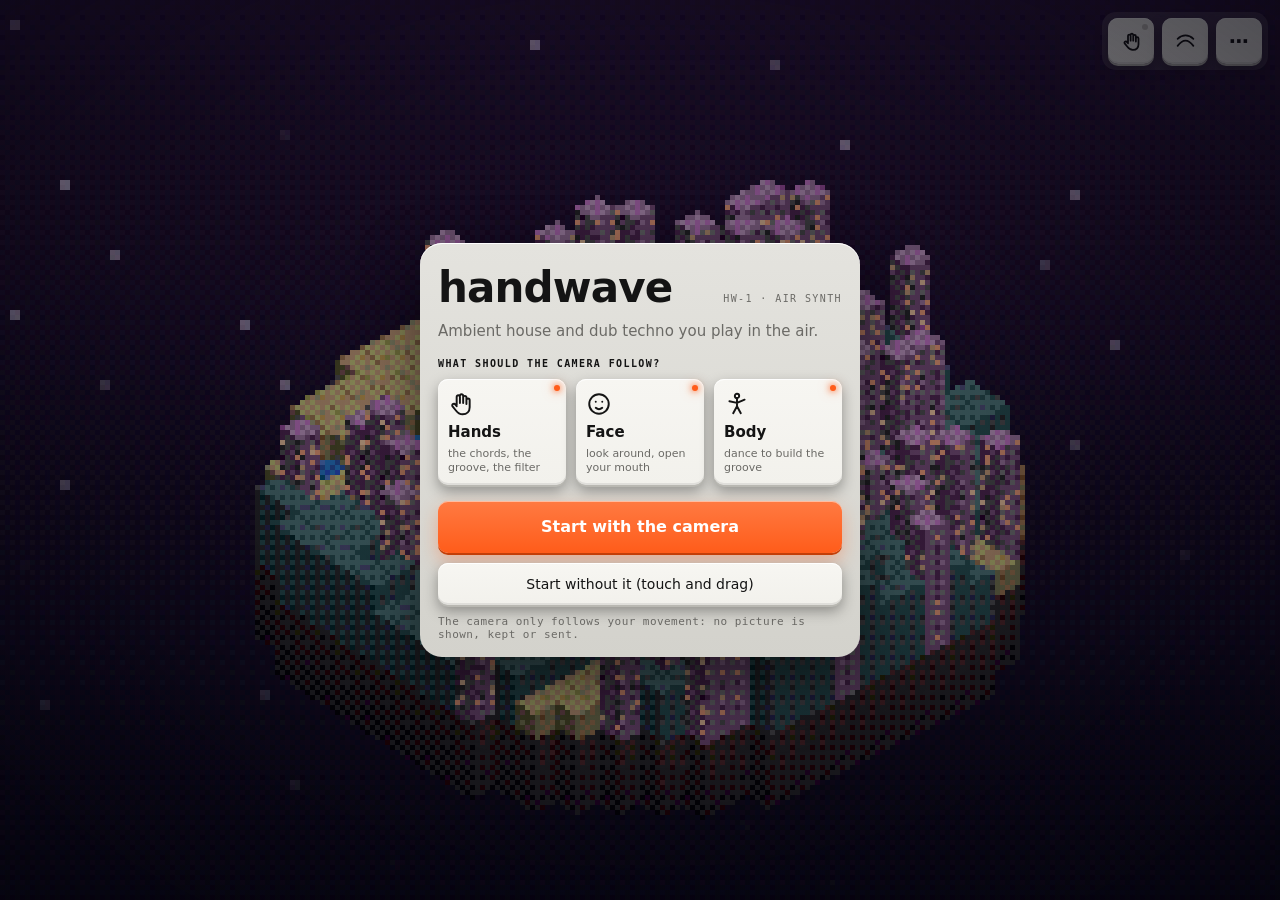
<file: tools/handwave/index.html>
<!doctype html>
<!-- SPDX-License-Identifier: GPL-3.0-only -->
<html lang="en">
<head>
<meta charset="utf-8">
<meta name="viewport" content="width=device-width, initial-scale=1, viewport-fit=cover, user-scalable=no">
<title>Handwave</title>
<meta name="description" content="Ambient house and dub techno you play with your hands, your face and your body in the air, flying over Drift's hills as you go.">
<meta name="theme-color" content="#04030c">
<meta name="hw-build" content="dev">
<link rel="icon" href="icon.svg" type="image/svg+xml">
<link rel="stylesheet" href="handwave.css">
</head>
<body>
<main class="app" id="app">
  <canvas id="sky" aria-hidden="true"></canvas>
  <canvas id="hands" aria-hidden="true"></canvas>
  <video id="cam" playsinline muted hidden></video>

  <div class="tools">
    <button type="button" class="tool tool--hands key" id="handsBtn" aria-pressed="false" aria-label="Camera: play in the air" title="Play in the air with the camera (it only follows your movement: no picture is shown or kept)"><svg viewBox="0 0 24 24" width="22" height="22" aria-hidden="true"><path fill="none" stroke="currentColor" stroke-width="2" stroke-linecap="round" stroke-linejoin="round" d="M8 13V5.5a1.5 1.5 0 0 1 3 0V11m0-6.5a1.5 1.5 0 0 1 3 0V11m0-5a1.5 1.5 0 0 1 3 0V12m0-3.5a1.5 1.5 0 0 1 3 0V15c0 4-2.5 6.5-6.5 6.5-3 0-4.6-1.3-6.2-3.5L4.2 14.2a1.5 1.5 0 0 1 2.4-1.8L8 14"/></svg></button>
    <button type="button" class="tool key" id="sceneBtn" aria-label="Next scene" title="Next scene"><svg viewBox="0 0 24 24" width="22" height="22" aria-hidden="true"><path fill="none" stroke="currentColor" stroke-width="2" stroke-linecap="round" stroke-linejoin="round" d="M3 17c3-4 5-6 9-6s6 2 9 6M3 9c3-3 6-4 9-4s6 1 9 4"/></svg></button>
    <button type="button" class="tool key" id="menuBtn" aria-haspopup="dialog" aria-label="Menu"><b aria-hidden="true">&#8943;</b></button>
  </div>
  <p class="hint" id="hint" aria-live="polite"></p>
  <div class="strip" id="strip" aria-hidden="true" hidden>
    <div class="lcd"><div class="lcd__top"><b id="lcdBpm">120 BPM</b><span id="lcdMood">NIGHT</span></div><canvas id="scope"></canvas>
      <div class="lcd__dots"><span><i id="dotHands"></i>hand</span><span><i id="dotFace"></i>face</span><span><i id="dotBody"></i>body</span></div></div>
    <div class="dials">
      <div class="dial" data-c="blue" style="--c:var(--blue)" id="dPitch"><svg viewBox="-30 -30 60 60" aria-hidden="true"><path class="ring" d="M -16.97 16.97 A 24 24 0 1 1 16.97 16.97" pathLength="100"/><path class="val" d="M -16.97 16.97 A 24 24 0 1 1 16.97 16.97" pathLength="100" stroke-dasharray="0 100"/><circle class="cap" r="16"/><line class="tick" x1="5" y1="0" x2="12" y2="0"/></svg><span class="label">pitch</span><span class="num">00</span></div>
      <div class="dial" data-c="green" style="--c:var(--green)" id="dSwell"><svg viewBox="-30 -30 60 60" aria-hidden="true"><path class="ring" d="M -16.97 16.97 A 24 24 0 1 1 16.97 16.97" pathLength="100"/><path class="val" d="M -16.97 16.97 A 24 24 0 1 1 16.97 16.97" pathLength="100" stroke-dasharray="0 100"/><circle class="cap" r="16"/><line class="tick" x1="5" y1="0" x2="12" y2="0"/></svg><span class="label">swell</span><span class="num">00</span></div>
      <div class="dial" data-c="white" style="--c:var(--white)" id="dGroove"><svg viewBox="-30 -30 60 60" aria-hidden="true"><path class="ring" d="M -16.97 16.97 A 24 24 0 1 1 16.97 16.97" pathLength="100"/><path class="val" d="M -16.97 16.97 A 24 24 0 1 1 16.97 16.97" pathLength="100" stroke-dasharray="0 100"/><circle class="cap" r="16"/><line class="tick" x1="5" y1="0" x2="12" y2="0"/></svg><span class="label">groove</span><span class="num">00</span></div>
      <div class="dial" data-c="orange" style="--c:var(--orange)" id="dFilter"><svg viewBox="-30 -30 60 60" aria-hidden="true"><path class="ring" d="M -16.97 16.97 A 24 24 0 1 1 16.97 16.97" pathLength="100"/><path class="val" d="M -16.97 16.97 A 24 24 0 1 1 16.97 16.97" pathLength="100" stroke-dasharray="0 100"/><circle class="cap" r="16"/><line class="tick" x1="5" y1="0" x2="12" y2="0"/></svg><span class="label">filter</span><span class="num">00</span></div>
    </div>
  </div>

  <div class="start" id="start" role="dialog" aria-labelledby="startTitle">
    <div class="start__box">
      <div class="start__head"><b id="startTitle">handwave</b><span>HW-1 · AIR SYNTH</span></div>
      <p>Ambient house and dub techno you play in the air.</p>
      <h2 class="label">What should the camera follow?</h2>
      <div class="follow">
        <button type="button" class="key" data-follow="hands"><svg viewBox="0 0 24 24" width="30" height="30" aria-hidden="true"><path fill="none" stroke="currentColor" stroke-width="1.8" stroke-linecap="round" stroke-linejoin="round" d="M8 13V5.5a1.5 1.5 0 0 1 3 0V11m0-6.5a1.5 1.5 0 0 1 3 0V11m0-5a1.5 1.5 0 0 1 3 0V12m0-3.5a1.5 1.5 0 0 1 3 0V15c0 4-2.5 6.5-6.5 6.5-3 0-4.6-1.3-6.2-3.5L4.2 14.2a1.5 1.5 0 0 1 2.4-1.8L8 14"/></svg><b>Hands</b><small>the chords, the groove, the filter</small></button>
        <button type="button" class="key" data-follow="face"><svg viewBox="0 0 24 24" width="30" height="30" aria-hidden="true"><g fill="none" stroke="currentColor" stroke-width="1.8" stroke-linecap="round"><circle cx="12" cy="12" r="9"/><path d="M9 10h.01M15 10h.01"/><path d="M9 15.5c1.8 1.6 4.2 1.6 6 0"/></g></svg><b>Face</b><small>look around, open your mouth</small></button>
        <button type="button" class="key" data-follow="body"><svg viewBox="0 0 24 24" width="30" height="30" aria-hidden="true"><g fill="none" stroke="currentColor" stroke-width="1.8" stroke-linecap="round" stroke-linejoin="round"><circle cx="12" cy="4.5" r="2"/><path d="M12 7v7M12 14l-3.5 6.5M12 14l3.5 6.5M5 9.5l7 1.5 7-3"/></g></svg><b>Body</b><small>dance to build the groove</small></button>
      </div>
      <button type="button" class="key start__go" id="startCam">Start with the camera</button>
      <button type="button" class="key start__alt" id="startTouch">Start without it (touch and drag)</button>
      <small class="start__note">The camera only follows your movement: no picture is shown, kept or sent.</small>
    </div>
  </div>
</main>

<div class="toast" id="toast" role="status" hidden></div>

<dialog class="sheet" id="menuSheet" aria-labelledby="menuTitle">
  <h2 id="menuTitle">Handwave</h2>
  <h3>Scene</h3>
  <div class="seg" data-set="scene"><button type="button" class="key" data-v="iso">Iso</button><button type="button" class="key" data-v="sky">Sky</button><button type="button" class="key" data-v="aurora">Aurora</button><button type="button" class="key" data-v="nebula">Nebula</button></div>
  <h3>The camera follows</h3>
  <div class="seg"><button type="button" class="key" id="handsFollow" aria-pressed="true">Hands</button><button type="button" class="key" id="faceFollow" aria-pressed="true">Face</button><button type="button" class="key" id="bodyFollow" aria-pressed="true">Body</button></div>
  <h3>Mood</h3>
  <div class="seg" data-set="mood"><button type="button" class="key" data-v="night">Night 120</button><button type="button" class="key" data-v="dawn">Dawn 124</button><button type="button" class="key" data-v="dream">Dream 116</button></div>
  <label class="knob"><span>Volume</span><input type="range" id="vol" min="0" max="1" step="0.01"></label>
  <div class="row"><button type="button" class="key" id="helpBtn">How to play</button><button type="button" class="key" id="pauseBtn">Pause</button><button type="button" class="key" id="dialsBtn" aria-pressed="true">Dials</button></div>
  <p class="sheet__hint">Handwave runs in the browser. The camera only follows your movement: your hands, face and body are tracked on this device (MediaPipe, loaded the first time), and no picture is shown, kept or sent. Part of CoralFlower.</p>
  <form method="dialog"><button class="key sheet__done">Done</button></form>
</dialog>

<dialog class="sheet" id="helpSheet" aria-labelledby="helpTitle">
  <h2 id="helpTitle">How to play</h2>
  <p class="sheet__hint">It plays by itself: ambient house, dub techno. You shape it, and steer the flight.</p>
  <dl class="map">
    <dt>Right hand</dt>
    <dd><b>Across</b> moves through the chords, and turns the sky</dd>
    <dd><b>Up and down</b> lower and darker, or higher and brighter</dd>
    <dd><b>Nearer the camera</b> swells it, with an arpeggio</dd>
    <dt>Left hand</dt>
    <dd><b>Across</b> builds the groove: from no beat to the full beat</dd>
    <dd><b>Up and down</b> the space: dry, or a deep dub echo</dd>
    <dd><b>Nearer the camera</b> opens the filter</dd>
    <dt>Face</dt>
    <dd><b>Turn your head</b> to look around; <b>tilt</b> it to bank; <b>open your mouth</b> to open the sound up</dd>
    <dt>Body</dt>
    <dd><b>Dance</b> and the groove builds; <b>lean</b> to turn; <b>arms wide</b> for space</dd>
  </dl>
  <p class="sheet__hint">No camera? Touch and drag: one finger is your right hand (hold it longer to come nearer), a second finger your left.</p>
  <form method="dialog"><button class="key sheet__done">Play</button></form>
</dialog>

<script src="theory.js"></script>
<script src="handwave.js"></script>
</body>
</html>
</file>
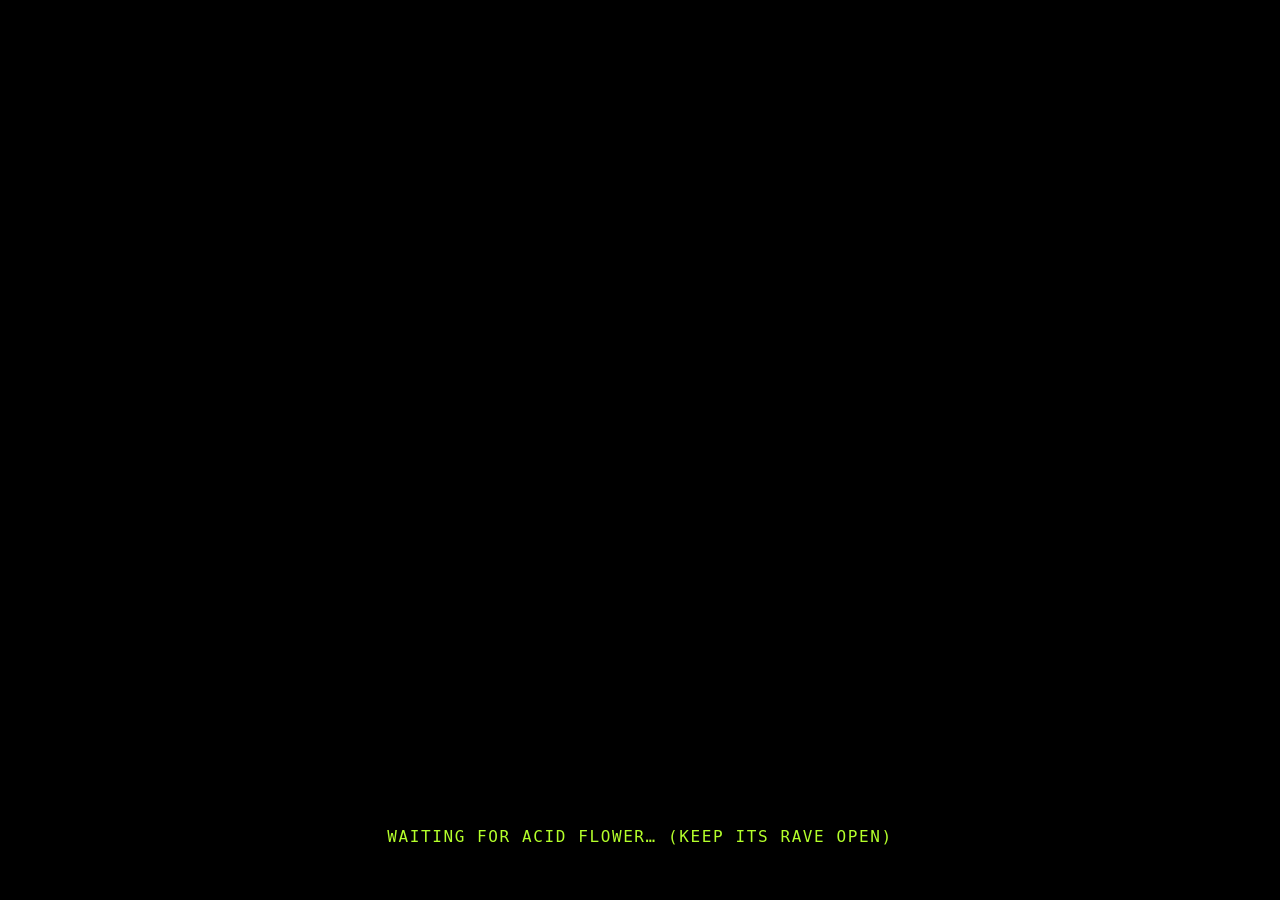
<file: tools/acid/vj.html>
<!doctype html>
<!-- SPDX-License-Identifier: GPL-3.0-only -->
<!-- Acid Flower's second screen: the rave, for a projector or a TV. acid.js sends every frame over a BroadcastChannel;
     this window only shows them, big, with its pixels crisp. Tap for full screen; double-tap to fill or fit. -->
<html lang="en">
<head>
<meta charset="utf-8">
<meta name="viewport" content="width=device-width, initial-scale=1, viewport-fit=cover">
<title>Acid Flower: the screen</title>
<meta name="theme-color" content="#000000">
<link rel="icon" href="icon.svg" type="image/svg+xml">
<style>
  :root { color-scheme: dark; }
  html, body { margin: 0; height: 100%; background: #000; overflow: hidden; cursor: none; }
  body { display: grid; place-items: center; }
  canvas { width: 100vw; height: 100vh; object-fit: contain; image-rendering: pixelated; image-rendering: crisp-edges; }
  body.fill canvas { object-fit: cover; }
  p { position: fixed; inset: auto 0 6vh; margin: 0; text-align: center; font: 16px ui-monospace, Menlo, monospace; color: #B4FF2B; letter-spacing: .1em; }
  p[hidden] { display: none; }
</style>
</head>
<body class="fill">
<canvas id="c" width="240" height="150"></canvas>
<p id="hint">WAITING FOR ACID FLOWER&#8230; (KEEP ITS RAVE OPEN)</p>
<script>
"use strict";
(() => {
  const cv = document.getElementById("c"), g = cv.getContext("2d"), hint = document.getElementById("hint");
  const bc = new BroadcastChannel("acid-flower-vj");
  let img = null, last = 0;
  bc.onmessage = (e) => {
    const m = e.data;
    if (!m || !m.d) return;
    if (cv.width !== m.w || cv.height !== m.h) { cv.width = m.w; cv.height = m.h; img = null; cv.style.imageRendering = m.w > 600 ? "auto" : ""; }   // (the 3D scenes come big and smooth)
    if (!img) img = g.createImageData(m.w, m.h);
    img.data.set(m.d); g.putImageData(img, 0, 0);
    last = performance.now(); hint.hidden = true;
  };
  setInterval(() => { bc.postMessage({ hello: 1 }); if (performance.now() - last > 2500) hint.hidden = false; }, 1000);
  bc.postMessage({ hello: 1 });
  addEventListener("beforeunload", () => bc.postMessage({ bye: 1 }));
  let tapT = 0;
  addEventListener("pointerup", () => {
    const now = performance.now();
    if (now - tapT < 350) { document.body.classList.toggle("fill"); tapT = 0; return; }
    tapT = now;
    const d = document.documentElement;
    if (!document.fullscreenElement && d.requestFullscreen) d.requestFullscreen().catch(() => {});
  });
})();
</script>
</body>
</html>
</file>
<file: tools/handwave/handwave.css>
/* SPDX-License-Identifier: GPL-3.0-only */
/* Handwave: the sky, the whole screen; over it, a small piece of hardware: light grey keys with an orange light when on,
   small labels in capitals, a black display, four coloured dials (blue, green, white, orange) that turn as you move.
   Phones, tablets, desktops, foldables. */
:root {
  --bg: #04030c; --text: #f3ecff; --muted: #b5a8d8;
  --case: #e4e3de; --case2: #d3d2cc; --key: #f2f1ec; --ink: #141414; --ink2: #6b6a66; --lcd: #0b0c0b; --lcd-ink: #e9f2e4;
  --blue: #2f6bff; --green: #1fb35a; --white: #fbfbf8; --orange: #ff5c1a;
  --cyan: #2bf0ff; --violet: #b48cff;
  --font: "Helvetica Neue", "Inter", system-ui, -apple-system, "Segoe UI", Roboto, sans-serif;
  --mono: ui-monospace, "SF Mono", "JetBrains Mono", Menlo, Consolas, monospace;
  color-scheme: dark;
}
* { box-sizing: border-box; }
html, body { margin: 0; height: 100%; background: var(--bg); color: var(--text); font-family: var(--font); overflow: hidden;
  -webkit-tap-highlight-color: transparent; -webkit-user-select: none; user-select: none; touch-action: none; }
button { font: inherit; color: inherit; cursor: pointer; }
.app { position: fixed; inset: 0; }
#sky, #hands { position: absolute; inset: 0; width: 100%; height: 100%; display: block; }
.pixel #sky, .pixel #hands { image-rendering: pixelated; image-rendering: crisp-edges; }

/* a key: light grey, square-ish, a soft edge below; a little orange light when it's on */
.key { position: relative; border: 0; border-radius: 10px; background: linear-gradient(#f7f6f2, var(--key)); color: var(--ink);
  box-shadow: 0 1px 0 #fff inset, 0 -2px 0 rgba(0, 0, 0, .08) inset, 0 2px 0 #b9b8b2, 0 6px 14px rgba(0, 0, 0, .35); }
.key:active { transform: translateY(1px); box-shadow: 0 1px 0 #fff inset, 0 1px 0 #b9b8b2, 0 3px 8px rgba(0, 0, 0, .3); }
.key::after { content: ""; position: absolute; top: 6px; right: 6px; width: 6px; height: 6px; border-radius: 50%; background: #c9c8c2; }
.key[aria-pressed="true"]::after { background: var(--orange); box-shadow: 0 0 6px var(--orange), 0 0 12px rgba(255, 92, 26, .6); }
.label { font-family: var(--mono); font-size: 10px; letter-spacing: .14em; text-transform: uppercase; }

/* the keys up top */
.tools { position: absolute; top: calc(12px + env(safe-area-inset-top)); right: calc(12px + env(safe-area-inset-right)); display: flex; gap: 8px; z-index: 2;
  padding: 6px; border-radius: 14px; background: rgba(228, 227, 222, .16); -webkit-backdrop-filter: blur(10px); backdrop-filter: blur(10px); }
.tool { width: 46px; height: 46px; display: grid; place-items: center; }
.tool b { font-size: 20px; line-height: 1; font-weight: 900; }
.tool svg { width: 21px; height: 21px; }
.hint { position: absolute; left: 0; right: 0; bottom: calc(112px + env(safe-area-inset-bottom)); margin: 0; text-align: center; font-family: var(--mono); font-size: 12px;
  letter-spacing: .12em; text-transform: uppercase; color: rgba(255, 255, 255, .8); text-shadow: 0 1px 8px rgba(0, 0, 0, .7); pointer-events: none; transition: opacity .8s; padding: 0 16px; }
.hint:empty { opacity: 0; }

/* the strip: a slim piece of hardware along the bottom; the display, then the four dials */
.strip { position: absolute; left: 50%; bottom: calc(12px + env(safe-area-inset-bottom)); transform: translateX(-50%); z-index: 2; display: flex; align-items: stretch; gap: 10px;
  padding: 10px 12px; border-radius: 16px; background: linear-gradient(var(--case), var(--case2)); color: var(--ink);
  box-shadow: 0 1px 0 #fff inset, 0 10px 30px rgba(0, 0, 0, .45); width: min(560px, calc(100vw - 24px)); transition: opacity .5s, transform .5s; }
.strip[hidden] { display: flex; opacity: 0; transform: translate(-50%, 20px); pointer-events: none; }
.lcd { flex: 1.25; min-width: 0; border-radius: 8px; background: var(--lcd); color: var(--lcd-ink); padding: 7px 9px 5px; display: flex; flex-direction: column; justify-content: space-between;
  box-shadow: 0 0 0 2px #c4c3bd, 0 1px 3px rgba(0, 0, 0, .6) inset; font-family: var(--mono); }
.lcd__top { display: flex; justify-content: space-between; font-size: 11px; letter-spacing: .1em; text-transform: uppercase; }
.lcd__top b { font-weight: 700; }
.lcd canvas { width: 100%; height: 30px; display: block; }
.lcd__dots { display: flex; gap: 4px; font-size: 9px; letter-spacing: .12em; text-transform: uppercase; color: #8b938a; }
.lcd__dots i { display: inline-block; width: 6px; height: 6px; border-radius: 50%; background: #2a2d29; margin-right: 3px; vertical-align: 0; }
.lcd__dots i.on { background: var(--lcd-ink); box-shadow: 0 0 5px rgba(233, 242, 228, .8); }
.dials { display: flex; gap: 8px; flex: 2; justify-content: space-between; }
.dial { flex: 1; display: flex; flex-direction: column; align-items: center; gap: 3px; min-width: 0; }
.dial svg { width: 100%; max-width: 56px; aspect-ratio: 1; overflow: visible; }
.dial .cap { fill: var(--c); stroke: rgba(0, 0, 0, .18); stroke-width: 1; }
.dial .ring { fill: none; stroke: #c3c2bc; stroke-width: 3; stroke-linecap: round; }
.dial .val { fill: none; stroke: var(--c); stroke-width: 3; stroke-linecap: round; }
.dial .tick { stroke: rgba(0, 0, 0, .55); stroke-width: 3; stroke-linecap: round; }
.dial[data-c="white"] .cap { stroke: rgba(0, 0, 0, .3); }
.dial[data-c="white"] .val { stroke: #8f8e88; }
.dial .label { color: var(--ink); font-size: 9px; white-space: nowrap; }
.dial .num { font-family: var(--mono); font-size: 11px; color: var(--ink2); line-height: 1; }
@media (max-width: 440px) { .strip { flex-direction: column; gap: 6px; padding: 8px 10px; } .lcd { flex: none; padding: 5px 8px 4px; } .lcd canvas { height: 18px; } .dial svg { max-width: 42px; } .hint { bottom: calc(140px + env(safe-area-inset-bottom)); } }
@media (max-height: 460px) { .strip { width: min(520px, calc(100vw - 180px)); padding: 6px 10px; } .dial svg { max-width: 40px; } .lcd canvas { height: 20px; } .hint { bottom: calc(86px + env(safe-area-inset-bottom)); } }

/* the start: a panel like the back of a device; what the camera follows (keys), then go (the orange key) */
.start { position: absolute; inset: 0; z-index: 3; display: grid; place-items: center; padding: max(16px, env(safe-area-inset-top)) 16px max(16px, env(safe-area-inset-bottom));
  background: radial-gradient(ellipse at center, rgba(4, 3, 12, .25), rgba(4, 3, 12, .7)); transition: opacity .7s; overflow: auto; }
.start__box { width: min(440px, 100%); display: flex; flex-direction: column; align-items: stretch; gap: 10px; padding: 20px 18px 16px; border-radius: 22px; color: var(--ink);
  background: linear-gradient(var(--case), var(--case2)); box-shadow: 0 1px 0 #fff inset, 0 24px 60px rgba(0, 0, 0, .55); }
.start__head { display: flex; justify-content: space-between; align-items: baseline; }
.start__head b { font-size: clamp(30px, 8vw, 42px); font-weight: 800; letter-spacing: -.02em; }
.start__head span { font-family: var(--mono); font-size: 10px; letter-spacing: .14em; color: var(--ink2); }
.start__box > p { margin: 0; color: var(--ink2); font-size: 15px; }
.start__box h2 { margin: 8px 0 0; color: var(--ink); font-weight: 700; }
.follow { display: grid; grid-template-columns: repeat(3, 1fr); gap: 10px; }
.follow button { display: flex; flex-direction: column; align-items: flex-start; gap: 6px; padding: 12px 10px 10px; text-align: left; min-height: 104px; }
.follow button svg { width: 26px; height: 26px; }
.follow button b { font-size: 15px; }
.follow button small { font-size: 11px; line-height: 1.25; color: var(--ink2); }
.follow button[aria-pressed="false"] { color: #8b8a85; }
.start__go { margin-top: 6px; min-height: 52px; font-weight: 800; font-size: 16px; background: linear-gradient(#ff7a42, var(--orange)); color: #fff;
  box-shadow: 0 1px 0 rgba(255, 255, 255, .5) inset, 0 2px 0 #c43f08, 0 8px 18px rgba(255, 92, 26, .35); }
.start__go::after { display: none; }
.start__go:disabled { opacity: .45; }
.start__alt { min-height: 42px; font-size: 14px; }
.start__alt::after { display: none; }
.start__note { color: var(--ink2); font-size: 11px; font-family: var(--mono); letter-spacing: .04em; }
.start.is-gone { opacity: 0; pointer-events: none; }
@media (max-height: 560px) { .start__box { gap: 6px; padding: 12px 14px; } .start__box > p { display: none; } .follow button { min-height: 0; padding: 8px; flex-direction: row; align-items: center; }
  .follow button small { display: none; } .follow svg { width: 20px; height: 20px; } .start__go { min-height: 42px; margin-top: 2px; } .start__alt { min-height: 36px; } }

/* the sheets: the same light panel */
.sheet { width: min(420px, calc(100vw - 24px)); max-height: calc(100dvh - 24px); overflow: auto; border: 0; border-radius: 20px;
  background: linear-gradient(var(--case), var(--case2)); color: var(--ink); padding: 18px 18px 14px; box-shadow: 0 1px 0 #fff inset, 0 24px 60px rgba(0, 0, 0, .55); }
.sheet::backdrop { background: rgba(0, 0, 0, .4); }
.sheet h2 { margin: 0 0 6px; font-size: 22px; font-weight: 800; letter-spacing: -.01em; }
.sheet h3 { margin: 16px 0 8px; font-family: var(--mono); font-size: 10px; font-weight: 400; text-transform: uppercase; letter-spacing: .16em; color: var(--ink2); }
.sheet__hint { font-size: 13px; color: var(--ink2); line-height: 1.45; margin: 10px 0; }
.seg { display: flex; gap: 8px; }
.seg button, .row button { flex: 1; min-height: 44px; font-weight: 700; font-size: 14px; }
.row { display: flex; gap: 8px; margin-top: 16px; }
.knob { display: flex; align-items: center; gap: 12px; margin-top: 16px; }
.knob input { flex: 1; accent-color: var(--orange); }
.sheet__done { display: block; width: 100%; margin-top: 16px; min-height: 46px; font-weight: 800; font-size: 15px; background: var(--ink); color: #fff; box-shadow: 0 2px 0 #000, 0 6px 14px rgba(0, 0, 0, .3); }
.sheet__done::after { display: none; }
.map { margin: 8px 0; font-size: 14px; line-height: 1.4; }
.map dt { margin-top: 12px; font-family: var(--mono); font-size: 11px; letter-spacing: .14em; text-transform: uppercase; display: flex; align-items: center; gap: 6px; }
.map dt::before { content: ""; width: 10px; height: 10px; border-radius: 50%; background: var(--blue); }
.map dt:nth-of-type(2)::before { background: var(--orange); }
.map dt:nth-of-type(3)::before { background: var(--green); }
.map dt:nth-of-type(4)::before { background: #9a9993; }
.map dd { margin: 4px 0 0 16px; color: #2c2b29; }
.map dd b { color: var(--ink); }

.toast { position: fixed; left: 50%; top: calc(76px + env(safe-area-inset-top)); transform: translateX(-50%); z-index: 5; max-width: calc(100vw - 32px);
  padding: 9px 14px; border-radius: 10px; background: var(--lcd); color: var(--lcd-ink); font-family: var(--mono); font-size: 12px; letter-spacing: .04em;
  box-shadow: 0 0 0 2px #c4c3bd, 0 8px 20px rgba(0, 0, 0, .45); pointer-events: none; }

@media (max-width: 380px) { .tool { width: 42px; height: 42px; } .tools { gap: 6px; } }
.key:not([aria-pressed])::after { display: none; }
</file>
